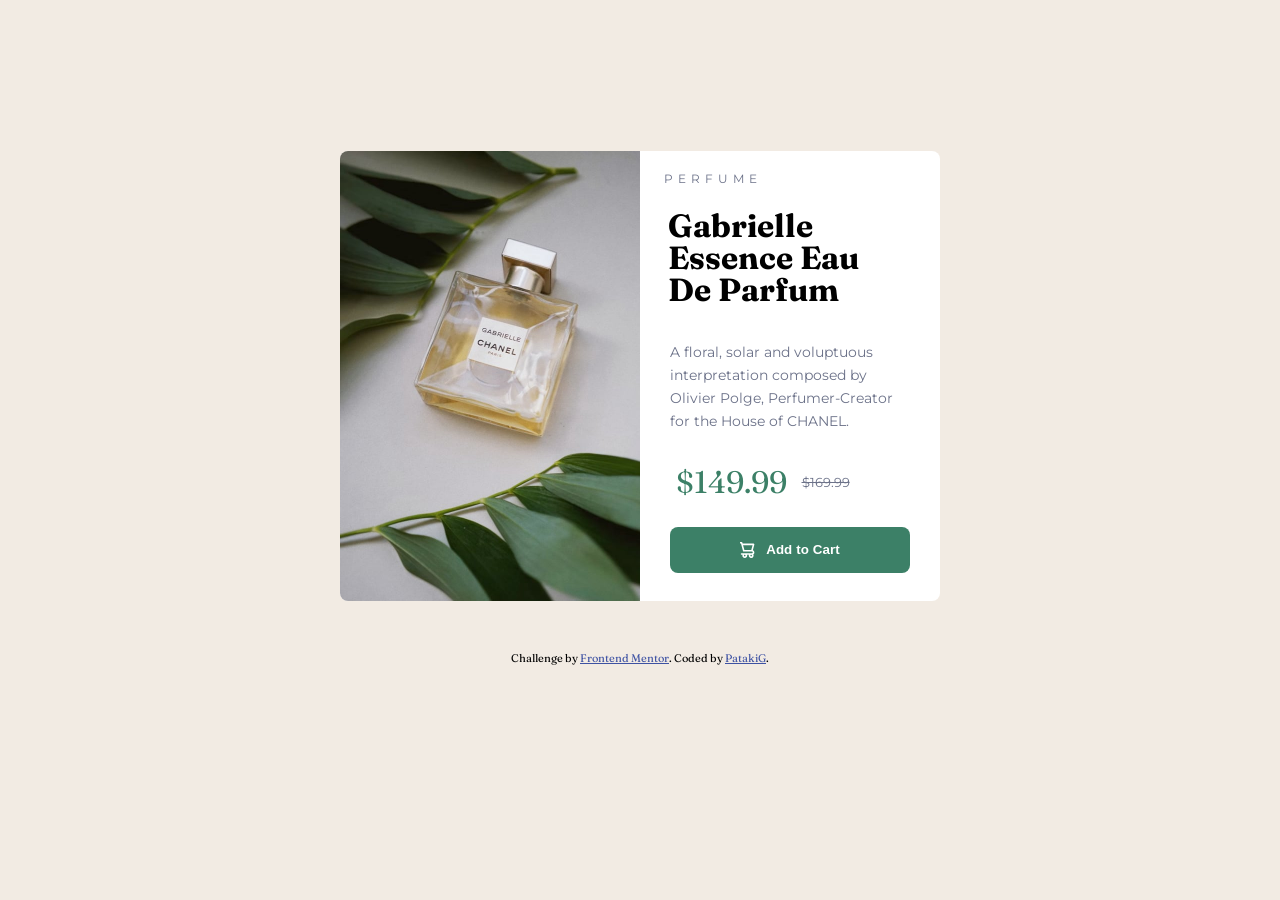
<file: index.html>
<!DOCTYPE html>
<html lang="en">
<head>
  <meta charset="UTF-8">
  <meta name="viewport" content="width=device-width, initial-scale=1.0"> 

  <link rel="icon" type="image/png" sizes="32x32" href="./images/favicon-32x32.png">
  
  <title>Frontend Mentor | Product preview card component</title>

  <link rel="stylesheet" href="styles.css">

  <link rel="preconnect" href="https://fonts.googleapis.com">
  <link rel="preconnect" href="https://fonts.gstatic.com" crossorigin>
  <link href="https://fonts.googleapis.com/css2?family=Fraunces:opsz,wght@9..144,700&family=Montserrat:wght@500;700&display=swap" rel="stylesheet">
  
</head>
<body>
  
  
  <main class="product-box">
    
    <div class="image-left">
      <img class="parfume-image" src="images\image-product-desktop.jpg" alt="">
    </div>

    <div class="info">
      
      <div class="parfume-container">
        <p class="parfume">PERFUME</p>
      </div>
      
      <div class="title-container">
        <h1 class="title">Gabrielle Essence Eau De Parfum</h1>
      </div>
      

      <div class="description-container">
        <p class="description">A floral, solar and voluptuous interpretation composed by Olivier Polge, 
        Perfumer-Creator for the House of CHANEL.</p>
      </div>
      

      <div class="prices">
        <p class="price">$149.99</p>
          <p class="old-price"><s>$169.99</s></p>
      </div>
      
      <div class="button-container">
        <button class="button"><svg width="18" height="16" xmlns="http://www.w3.org/2000/svg"><path d="M14.383 10.388a2.397 2.397 0 0 0-1.518-2.222l1.494-5.593a.8.8 0 0 0-.144-.695.8.8 0 0 0-.631-.28H2.637L2.373.591A.8.8 0 0 0 1.598 0H0v1.598h.983l1.982 7.4a.8.8 0 0 0 .799.59h8.222a.8.8 0 0 1 0 1.599H1.598a.8.8 0 1 0 0 1.598h.943a2.397 2.397 0 1 0 4.507 0h1.885a2.397 2.397 0 1 0 4.331-.376 2.397 2.397 0 0 0 1.12-2.021ZM11.26 7.99H4.395L3.068 3.196h9.477L11.26 7.991Zm-6.465 6.392a.8.8 0 1 1 0-1.598.8.8 0 0 1 0 1.598Zm6.393 0a.8.8 0 1 1 0-1.598.8.8 0 0 1 0 1.598Z" fill="#FFF"/></svg><span class="addto">Add to Cart</span> </button>

      </div>
    </div>
  
  
  </main>

  <div class="attribution">
    Challenge by <a href="https://www.frontendmentor.io?ref=challenge" target="_blank">Frontend Mentor</a>. 
    Coded by <a href="https://www.frontendmentor.io/profile/PatakiGergo" target="_blank">PatakiG</a>.
  </div>

  

  
  
</body>
</html>
</file>
<file: styles.css>
.attribution { font-size: 11px; text-align: center; }
.attribution { margin-top: 50px; }
.attribution a { color: hsl(228, 45%, 44%); }


html {
    font-family: 'Fraunces', serif;
}

body {
    height:800px;
    display: flex;
    flex-direction: column;
    justify-content: center;
    align-items: center;

    
}

p {
    font-size: 14px;
}

body {
    background-color: hsl(30, 38%, 92%);
    

}

.product-box {
    background-color: white;
    display: grid;
    grid-template-columns:1fr 1fr;
    width: 600px;
    height: 450px;
    border-radius: 8px;

}

.parfume-image {
    width: 300px;
    border-radius: 8px 0px 0px 8px;
    object-fit: cover;
}

.info {
    display: flex;
    flex-direction: column;
    justify-content: center;
    align-items: center;
    height: 440px;

    
}

.button {
    display: flex;
    color: white;
    background-color: hsl(158, 36%, 37%);
    width: 240px;
    padding: 15px;
    border: none;
    border-radius: 8px;
    font-weight: 700;
    cursor: pointer;
    margin-bottom: 30px;
    flex-direction: row;
    justify-content: center;
    
    

}

.price {
    font-size: 31px;
    color: hsl(158, 36%, 37%);
    
    
}

.prices {
    display: flex;
    align-items: center;
    margin-left: 35px;
    margin-right: 90px;
    margin-bottom: 0;
    padding-bottom: 0;
    height: 70px;
}

.parfume {
    font-size: 12px;
    font-family: 'Montserrat', sans-serif;
    letter-spacing: 5px;
    color: hsl(228, 12%, 48%);
}

.old-price {
    font-size: 13px;
    color: hsl(228, 12%, 48%);
    padding-left: 15px;
}

.description {
    font-family: 'Montserrat', sans-serif;
    color: hsl(228, 12%, 48%);
    line-height: 23px;
}

button:hover {
    background-color: hsl(158, 34%, 27%);
}


.old-price {
    font-family: 'Montserrat', sans-serif;
}

.description-container {
    width: 80%;
    
}

.title-container {
    width: 75%;
    margin-right: 20px;
    line-height: 32px;
}



.parfume-container {
    margin-right: 155px;
    margin-top: 30px;
    height: 30px;
}

.parfume {
    margin-bottom: 10px;
}

.button-container {
    margin-top: 10px;
    margin-bottom: 10px;
}

.addto{
    padding-left: 8px;
    letter-spacing: 0.1px;
    font-weight: 700;
}
</file>
<file: product-preview-card-component-main/styles.css>
.attribution { font-size: 11px; text-align: center; }
.attribution { margin-top: 50px; }
.attribution a { color: hsl(228, 45%, 44%); }


html {
    font-family: 'Fraunces', serif;
}

body {
    height:800px;
    display: flex;
    flex-direction: column;
    justify-content: center;
    align-items: center;

    
}

p {
    font-size: 14px;
}

body {
    background-color: hsl(30, 38%, 92%);
    

}

.product-box {
    background-color: white;
    display: grid;
    grid-template-columns:1fr 1fr;
    width: 600px;
    height: 450px;
    border-radius: 8px;

}

.parfume-image {
    width: 300px;
    border-radius: 8px 0px 0px 8px;
    object-fit: cover;
}

.info {
    display: flex;
    flex-direction: column;
    justify-content: center;
    align-items: center;
    height: 440px;

    
}

.button {
    display: flex;
    color: white;
    background-color: hsl(158, 36%, 37%);
    width: 240px;
    padding: 15px;
    border: none;
    border-radius: 8px;
    font-weight: 700;
    cursor: pointer;
    margin-bottom: 30px;
    flex-direction: row;
    justify-content: center;
    
    

}

.price {
    font-size: 31px;
    color: hsl(158, 36%, 37%);
    
    
}

.prices {
    display: flex;
    grid-template-columns: 1fr 1fr;
    vertical-align: center;
    align-items: center;
    margin-left: 35px;
    margin-right: 90px;
    margin-bottom: 0;
    padding-bottom: 0;
    height: 70px;
}

.parfume {
    font-size: 12px;
    font-family: 'Montserrat', sans-serif;
    letter-spacing: 5px;
    color: hsl(228, 12%, 48%);
}

.old-price {
    font-size: 13px;
    color: hsl(228, 12%, 48%);
    padding-left: 15px;
}

.description {
    font-family: 'Montserrat', sans-serif;
    color: hsl(228, 12%, 48%);
    line-height: 23px;
}

button:hover {
    background-color: hsl(158, 34%, 27%);
}

.image-left {
    height: 0;
}

.old-price {
    font-family: 'Montserrat', sans-serif;
}

.description-container {
    width: 80%;
    
}

.title-container {
    width: 75%;
    margin-right: 20px;
}

.title {
    line-height: 32px;
}

.parfume-container {
    margin-right: 155px;
    margin-top: 30px;
    display: flex;
    align-items: flex-start;
    vertical-align: auto;
    height: 30px;
}

.parfume {
    margin-bottom: 10px;
}

.button-container {
    margin-top: 10px;
    margin-bottom: 10px;
}

.addto{
    padding-left: 8px;
    letter-spacing: 0.1px;
    font-weight: 700;
}
</file>
